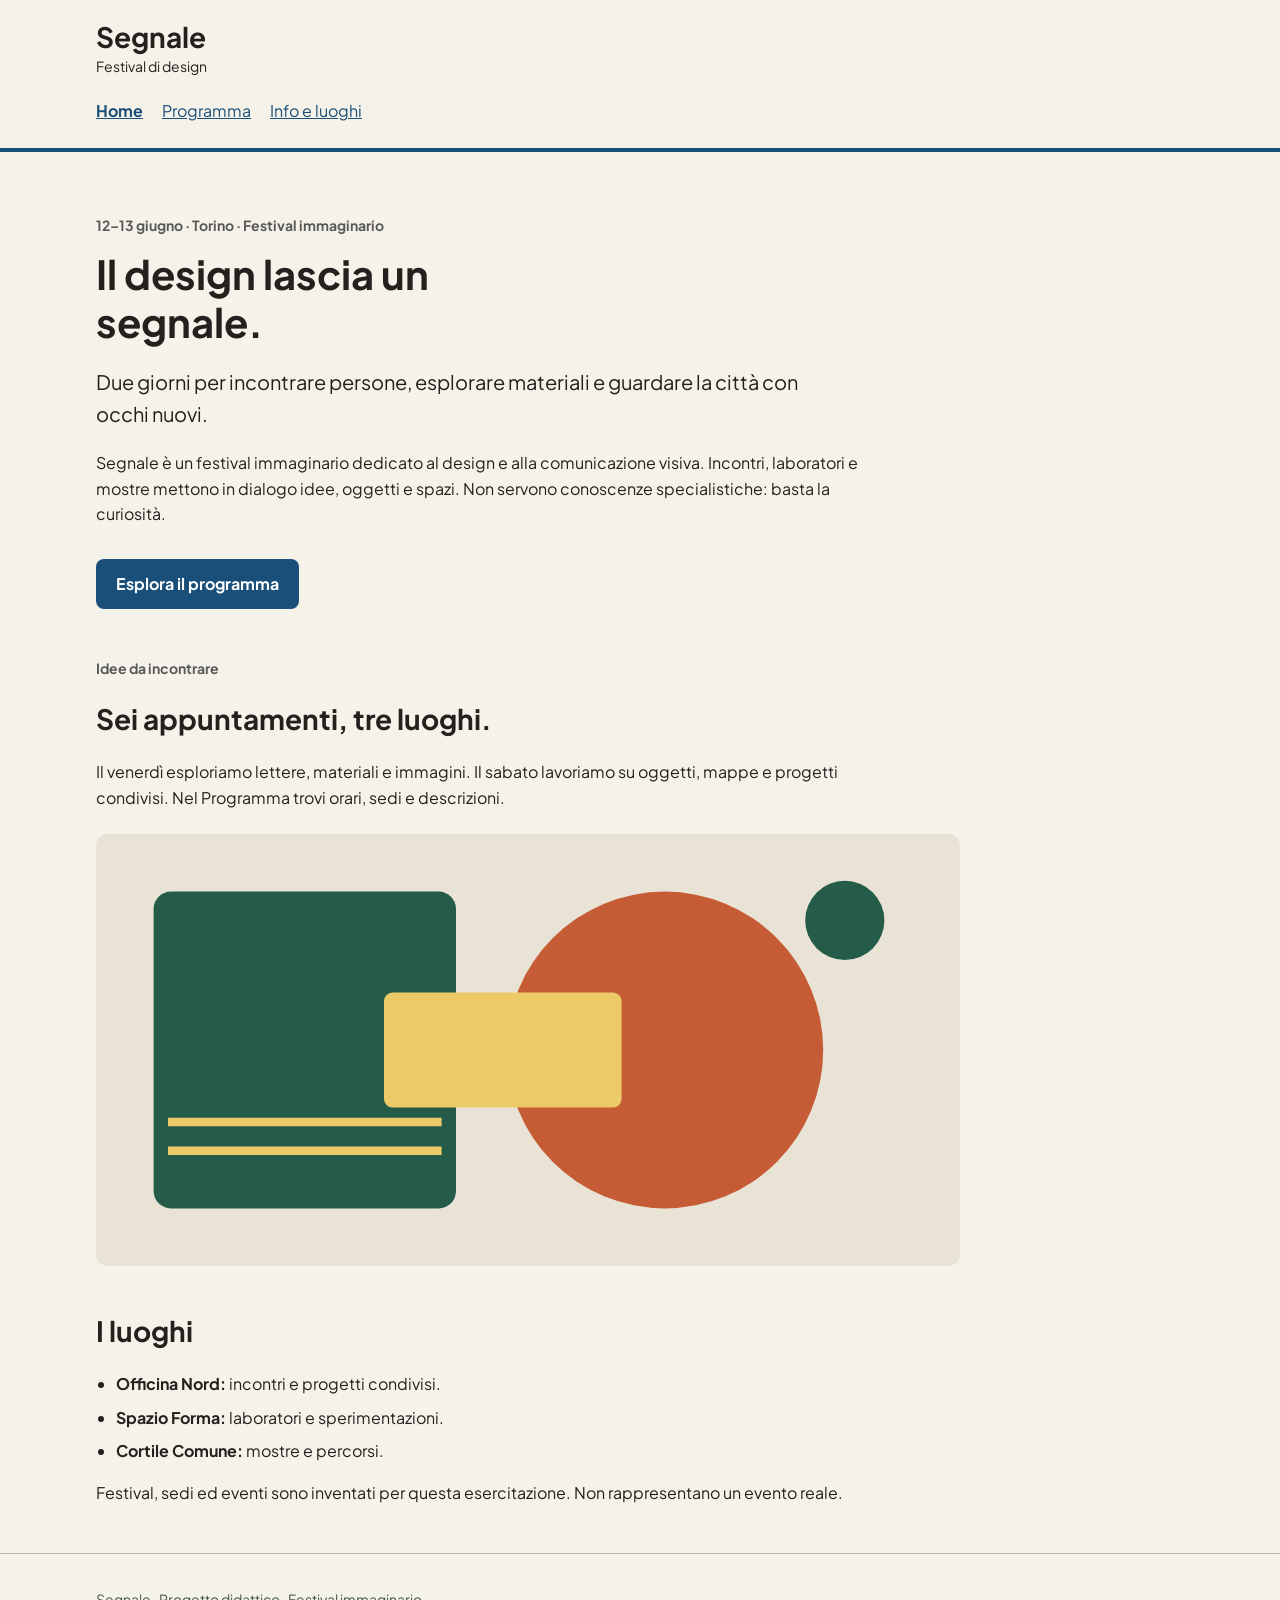
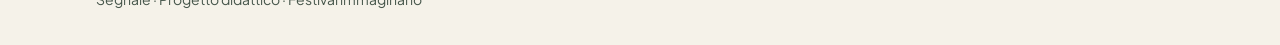
<file: index.html>
<!doctype html>
<html lang="it">
<head>
  <meta charset="utf-8">
  <meta name="viewport" content="width=device-width, initial-scale=1">
  <title>Segnale — Festival di design</title>
  <link rel="stylesheet" href="https://fonts.googleapis.com/css?family=Plus+Jakarta+Sans">
  <link rel="stylesheet" href="style.css">
</head>
<body>
  <a class="skip-link" href="#contenuto">Vai al contenuto</a>
  <header class="site-header">
    <div class="container">
      <a class="brand" href="index.html">Segnale<span>Festival di design</span></a>
      <nav aria-label="Navigazione principale">
        <a href="index.html" aria-current="page">Home</a>
        <!-- Da completare: collegare questa voce alla pagina Programma. -->
        <a href="programma.html">Programma</a>
        <a href="info.html">Info e luoghi</a>
      </nav>
    </div>
  </header>

  <main id="contenuto" class="container">
    <section class="intro" aria-labelledby="titolo-home">
      <p class="eyebrow">12–13 giugno · Torino · Festival immaginario</p>
      <h1 id="titolo-home">Il design lascia un segnale.</h1>
      <p class="lead">Due giorni per incontrare persone, esplorare materiali e guardare la città con occhi nuovi.</p>
      <p class="reading-text">Segnale è un festival immaginario dedicato al design e alla comunicazione visiva. Incontri, laboratori e mostre mettono in dialogo idee, oggetti e spazi. Non servono conoscenze specialistiche: basta la curiosità.</p>
      <!-- Da completare: anche questo collegamento deve aprire il Programma. -->
      <a class="button-link" href="programma.html">Esplora il programma</a>
    </section>

    <section class="content-section" aria-labelledby="titolo-festival">
      <p class="eyebrow">Idee da incontrare</p>
      <h2 id="titolo-festival">Sei appuntamenti, tre luoghi.</h2>
      <p class="reading-text">Il venerdì esploriamo lettere, materiali e immagini. Il sabato lavoriamo su oggetti, mappe e progetti condivisi. Nel Programma trovi orari, sedi e descrizioni.</p>
      <img class="festival-image" src="assets/festival.svg" alt="Composizione geometrica di cerchi e rettangoli nei colori del festival" width="1200" height="600">
    </section>

    <section class="content-section" aria-labelledby="titolo-luoghi">
      <h2 id="titolo-luoghi">I luoghi</h2>
      <ul class="venues">
        <li><strong>Officina Nord:</strong> incontri e progetti condivisi.</li>
        <li><strong>Spazio Forma:</strong> laboratori e sperimentazioni.</li>
        <li><strong>Cortile Comune:</strong> mostre e percorsi.</li>
      </ul>
      <p class="reading-text">Festival, sedi ed eventi sono inventati per questa esercitazione. Non rappresentano un evento reale.</p>
    </section>
  </main>

  <footer class="site-footer"><div class="container"><p>Segnale · Progetto didattico · Festival immaginario</p></div></footer>
</body>
</html>
</file>
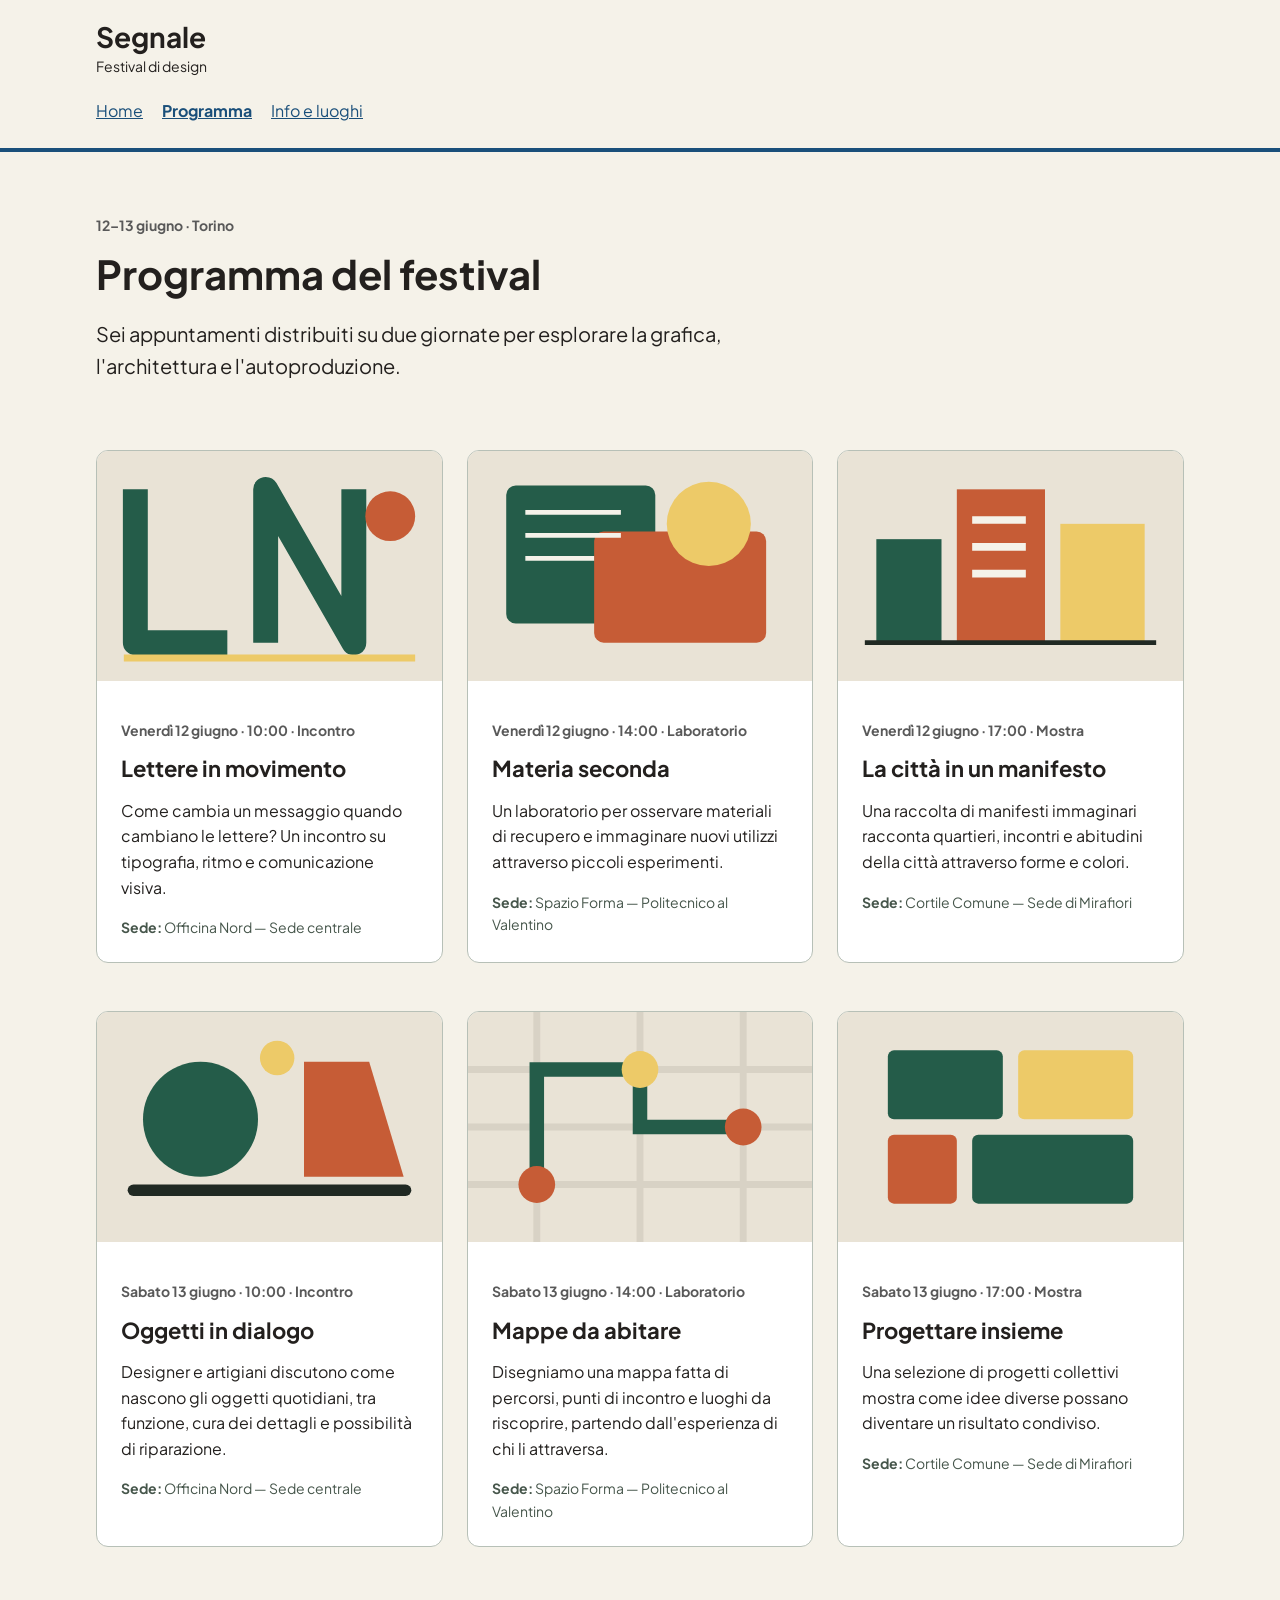
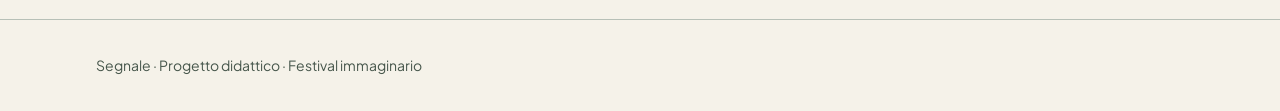
<file: programma.html>
<!doctype html>
<html lang="it">
<head>
  <meta charset="utf-8">
  <meta name="viewport" content="width=device-width, initial-scale=1">
  <title>Programma — Segnale Festival</title>
  <link rel="stylesheet" href="https://fonts.googleapis.com/css?family=Plus+Jakarta+Sans">
  <link rel="stylesheet" href="style.css">
</head>
<body>
  <a class="skip-link" href="#contenuto">Vai al contenuto</a>
  <header class="site-header">
    <div class="container">
      <a class="brand" href="index.html">Segnale<span>Festival di design</span></a>
      <nav aria-label="Navigazione principale">
        <a href="index.html">Home</a>
        <a href="programma.html" aria-current="page">Programma</a>
        <a href="info.html">Info e luoghi</a>
      </nav>
    </div>
  </header>

  <main id="contenuto" class="container">
    <section class="intro">
      <p class="eyebrow">12–13 giugno · Torino</p>
      <h1>Programma del festival</h1>
      <p class="lead">Sei appuntamenti distribuiti su due giornate per esplorare la grafica, l'architettura e l'autoproduzione.</p>
    </section>

    <section class="content-section" aria-live="polite">
      <p id="stato-programma" class="reading-text">Caricamento del programma in corso...</p>
      <div id="griglia-eventi" class="event-grid"></div>
    </section>
  </main>

  <footer class="site-footer">
    <div class="container">
      <p>Segnale · Progetto didattico · Festival immaginario</p>
    </div>
  </footer>

  <script>
    function formattaData(dataIso) {
      const [anno, mese, giorno] = dataIso.split('-').map(Number);
      const data = new Date(anno, mese - 1, giorno);
      const testo = new Intl.DateTimeFormat('it-IT', {
        weekday: 'long',
        day: 'numeric',
        month: 'long'
      }).format(data);
      return testo.charAt(0).toUpperCase() + testo.slice(1);
    }

    async function caricaProgramma() {
      const messaggioStato = document.getElementById('stato-programma');
      const griglia = document.getElementById('griglia-eventi');

      try {
        const [rispostaEventi, rispostaSedi] = await Promise.all([
          fetch('dati/eventi.json'),
          fetch('dati/sedi.json')
        ]);

        if (!rispostaEventi.ok || !rispostaSedi.ok) {
          throw new Error('Errore nel caricamento dei file JSON');
        }

        const eventi = await rispostaEventi.json();
        const sedi = await rispostaSedi.json();

        if (!Array.isArray(eventi) || eventi.length === 0) {
          messaggioStato.textContent = 'Nessun evento in programma al momento.';
          return;
        }

        // Mappa id -> nome sede per un recupero immediato
        const mappaSedi = new Map(sedi.map((sede) => [sede.id, sede.nome]));

        // Rimuove il messaggio di caricamento prima di inserire le schede
        messaggioStato.remove();

        eventi.forEach((evento) => {
          const nomeSede = mappaSedi.get(evento.sede_id) || 'Sede da definire';
          const dataFormattata = formattaData(evento.data);

          const articolo = document.createElement('article');
          articolo.className = 'event-card';

          const img = document.createElement('img');
          img.src = evento.immagine;
          img.alt = evento.immagine_alt || '';
          img.width = 600;
          img.height = 400;

          const body = document.createElement('div');
          body.className = 'event-body';

          const meta = document.createElement('p');
          meta.className = 'event-meta';
          meta.textContent = `${dataFormattata} · ${evento.orario} · ${evento.categoria}`;

          const titolo = document.createElement('h3');
          titolo.textContent = evento.titolo;

          const descrizione = document.createElement('p');
          descrizione.textContent = evento.descrizione;

          const luogo = document.createElement('p');
          luogo.className = 'event-place';
          const etichettaSede = document.createElement('strong');
          etichettaSede.textContent = 'Sede: ';
          luogo.append(etichettaSede, document.createTextNode(nomeSede));

          body.append(meta, titolo, descrizione, luogo);
          articolo.append(img, body);
          griglia.appendChild(articolo);
        });
      } catch (errore) {
        console.error(errore);
        messaggioStato.textContent = 'Impossibile caricare il programma. Verifica che i file dati siano disponibili.';
      }
    }

    caricaProgramma();
  </script>
</body>
</html>
</file>
<file: style.css>
/* Stile iniziale: tipografia, colori e variabili CSS sono già predisposti.
   Lavoreremo su collegamenti, CSS condiviso e disposizione delle schede. */

/* Scelte comuni: ogni regola usa var() per richiamarne il valore. */
:root {
  --colore-primario: #1a4f7a;
  --colore-primario-scuro: #0f3250;
  --colore-sfondo: #f5f2e9;
  --colore-testo: #23201E;
  --font-testo: "Plus Jakarta Sans", Helvetica, sans-serif;
  --font-titoli: "Plus Jakarta Sans", "Times New Roman", serif;
}

* {
  box-sizing: border-box;
}

body {
  margin: 0;
  background: var(--colore-sfondo);
  color: var(--colore-testo);
  font-family: var(--font-testo);
  font-size: 1rem;
  line-height: 1.6;
}

a {
  color: var(--colore-primario);
}

a:hover {
  text-decoration-thickness: 3px;
}

a:focus-visible {
  outline: 3px solid var(--colore-testo);
  outline-offset: 4px;
}

.container {
  width: 92%;
  max-width: 68rem;
  margin: 0 auto;
}

.site-header {
  position:sticky;
  top: 0;
   z-index: 1000;
  background-color: var(--colore-sfondo, #f7f8f5);
  padding: 1.25rem 0;
  border-bottom: 4px solid var(--colore-primario);
}

.brand {
  display: inline-block;
  color: var(--colore-testo);
  font-size: 1.75rem;
  font-weight: bold;
  line-height: 1.2;
  text-decoration: none;
}

.brand span {
  display: block;
  margin-top: 0.25rem;
  font-size: 0.875rem;
  font-weight: normal;
}

nav {
  margin-top: 1rem;
}

nav a {
  display: inline-block;
  margin-right: 1rem;
  padding: 0.25rem 0;
}

nav a[aria-current="page"] {
  font-weight: bold;
}

.intro {
  padding: 3rem 0 1rem;
}

.eyebrow,
.event-meta {
  color: #595959;
  font-size: 0.875rem;
  font-weight: bold;
}

h1,
h2,
h3 {
  font-family: var(--font-titoli);
  line-height: 1.2;
}

h1 {
  max-width: 18ch;
  margin: 0.75rem 0 1.25rem;
  font-size: 2.5rem;
}

h2 {
  font-size: 1.75rem;
}

h3 {
  margin: 0.5rem 0 0.75rem;
  font-size: 1.375rem;
}

.lead {
  max-width: 48ch;
  font-size: 1.25rem;
}

.reading-text {
  max-width: 65ch;
}

.button-link {
  display: inline-block;
  margin-top: 1rem;
  padding: 0.75rem 1.25rem;
  border-radius: 0.5rem;
  background: var(--colore-primario);
  color: #ffffff;
  font-weight: bold;
  text-decoration: none;
}

.button-link:hover {
  background: var(--colore-primario-scuro);
}

.content-section {
  margin: 2rem 0 3rem;
}

.festival-image {
  display: block;
  width: 100%;
  max-width: 54rem;
  height: auto;
  margin-top: 1.5rem;
  border-radius: 0.75rem;
}

.venues {
  padding-left: 1.25rem;
}

.venues li {
  margin-bottom: 0.5rem;
}

/* Qui inseriremo la regola .event-grid durante la demo. */
.event-grid {
  display: grid;
  gap: 1.5rem;
}
.event-card {
  margin-bottom: 1.5rem;
  overflow: hidden;
  border: 1px solid #b7c0b7;
  border-radius: 0.75rem;
  background: #ffffff;
}

.event-card img {
  display: block;
  width: 100%;
  height: auto;
}

.event-body {
  padding: 1.5rem;
}

.event-body p:last-child {
  margin-bottom: 0;
}

.event-place {
  color: #46564b;
  font-size: 0.875rem;
}

.site-footer {
  padding: 1.25rem 0;
  border-top: 1px solid #b7c0b7;
  color: #46564b;
  font-size: 0.875rem;
}

.skip-link {
  position: absolute;
  top: -6rem;
  left: 1rem;
  padding: 0.75rem 1rem;
  background: #ffffff;
  color: var(--colore-testo);
}

.skip-link:focus {
  top: 1rem;
}

/* Qui aggiungeremo la media query durante la demo. */
/* Da 600 px a 1023 px: 2 colonne */
@media (min-width: 600px) {
  .event-grid {
    grid-template-columns: repeat(2, 1fr);
  }
}

/* Da 1024 px in su: 3 colonne */
@media (min-width: 1024px) {
  .event-grid {
    grid-template-columns: repeat(3, 1fr);
  }
}
</file>
